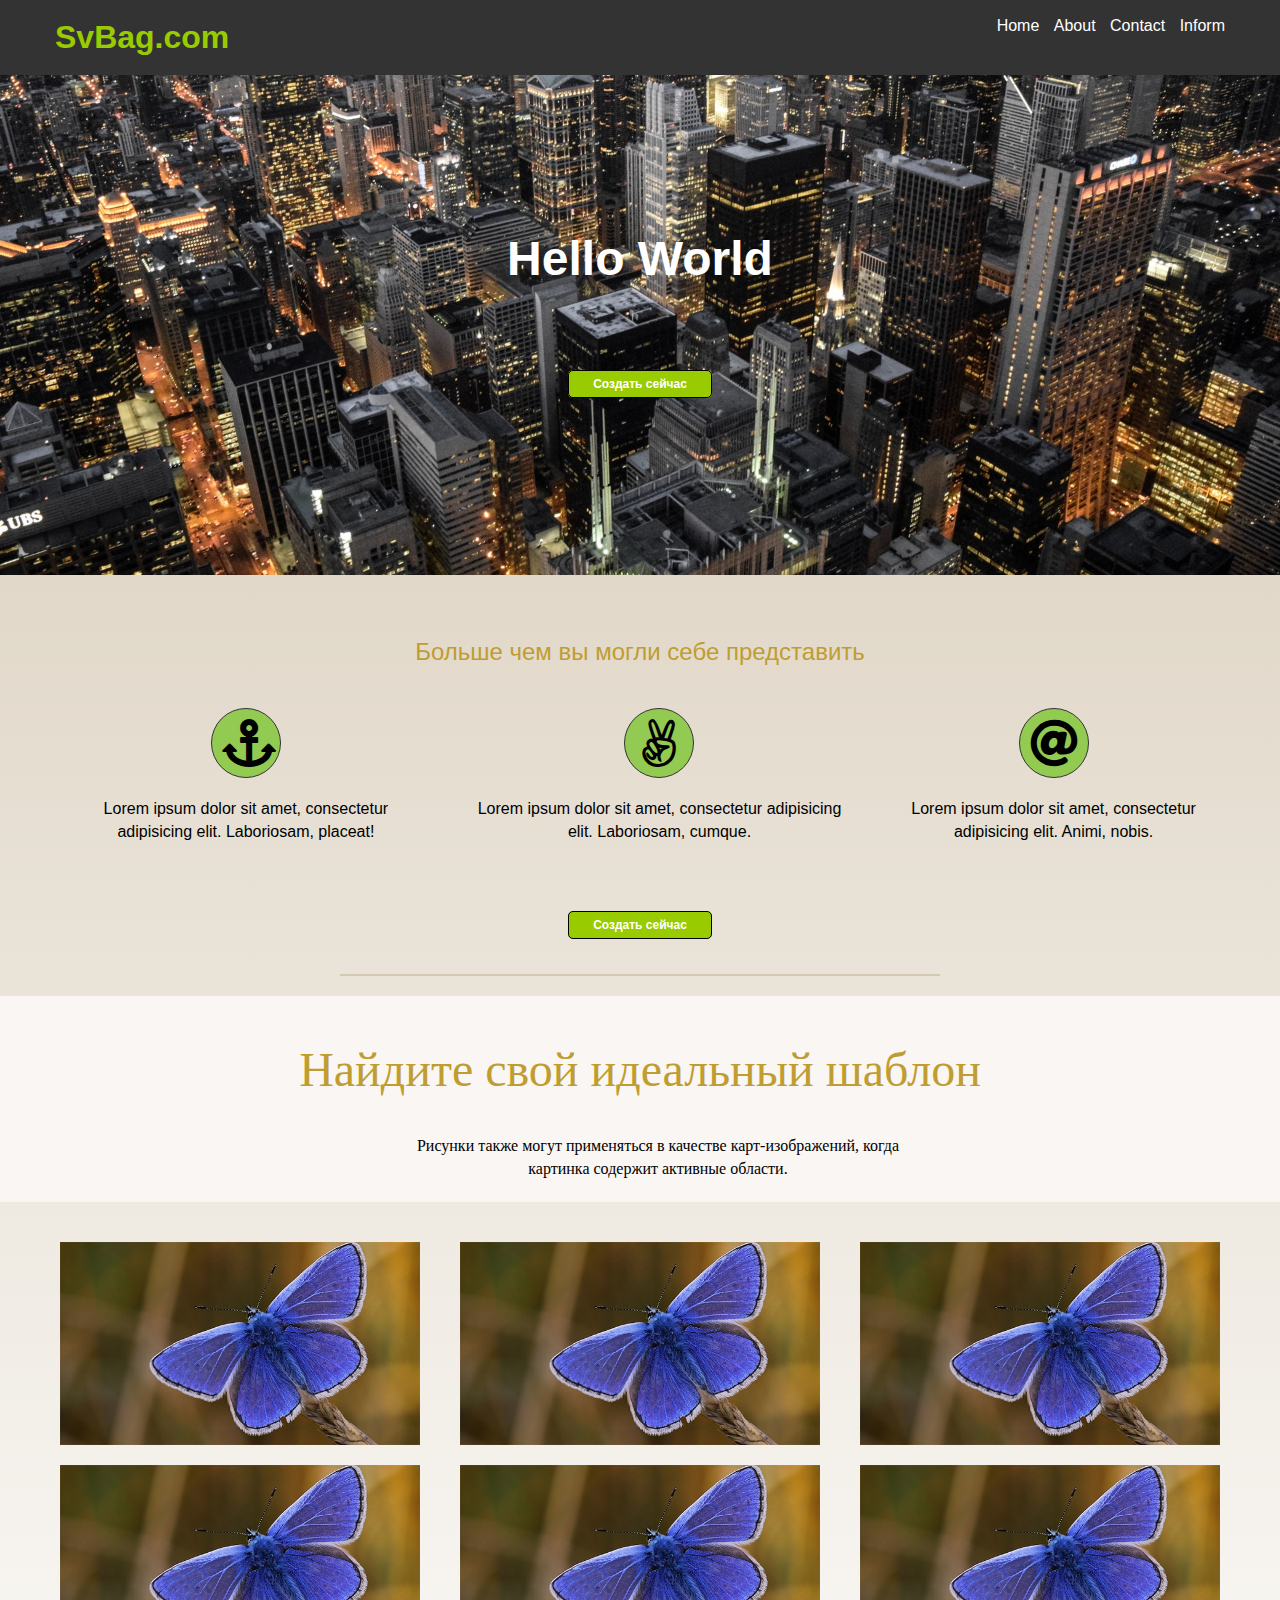
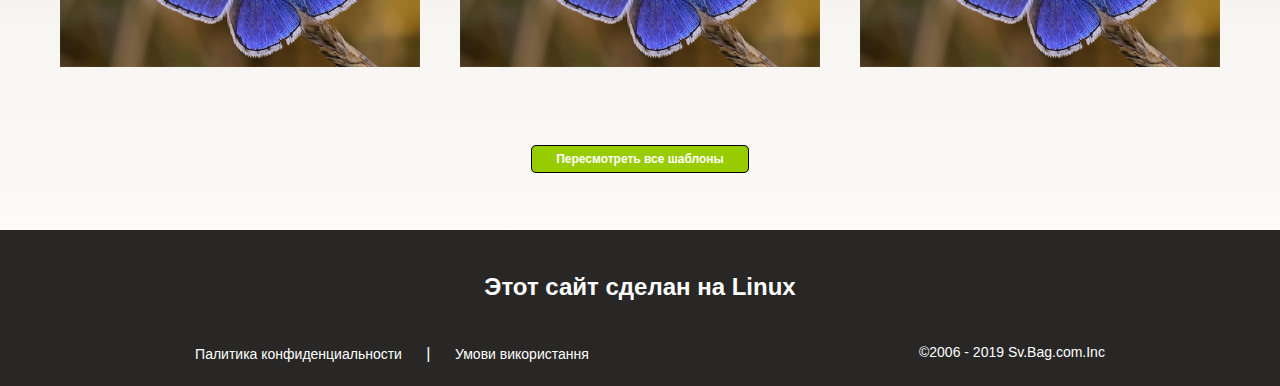
<file: index.html>
<!DOCTYPE html>
<html lang="en">
<head>
  <meta charset="UTF-8">
  <meta name="viewport" content="width=device-width, initial-scale=1.0">
  <meta http-equiv="X-UA-Compatible" content="ie=edge">
  <link href="https://fonts.googleapis.com/css?family=Roboto+Mono&display=swap&subset=cyrillic" rel="stylesheet">
  <link rel="stylesheet" href="css/style_link-name.css">
  <link rel="stylesheet" href="css/fontawesome-free-5.11.2-web/css/all.css">
  <title>Wix</title>
</head>
<body>
  <header>
    <div class="header">
      <h1 class="header__logo">SvBag.com</h1>
      <div class="header__link">
        <a href="#">Home</a>
        <a href="about_link.html">About</a>
        <a href="contact_link.html">Contact</a>
        <a href="inform_link.html">Inform</a>
      </div>
    </div>
    <div class="header__img">
      <div class="header__img-list">
        <h1>Hello World</h1>
        <a href="#" class="btn" target="_blank">Создать сейчас</a>
      </div>
    </div>
  </header>
  <div class="content">
    <div class="content__about">
      <h2 class="content__about-heading">Больше чем вы могли себе представить</h2>
      <div class="content__about-block">
        <div class="content__text">
          <i class="fas fa-anchor fa-3x"></i>
          <p>Lorem ipsum dolor sit amet, consectetur adipisicing elit.
             Laboriosam, placeat!
          </p>
        </div>
        <div class="content__text">
          <i class="fab fa-angellist fa-3x"></i>
          <p>Lorem ipsum dolor sit amet, consectetur adipisicing elit.
             Laboriosam, cumque.
          </p>
        </div>
        <div class="content__text">
          <i class="fas fa-at fa-3x"></i>
          <p>Lorem ipsum dolor sit amet, consectetur adipisicing elit.
             Animi, nobis.
          </p>
        </div>
      </div>
    </div>
    <a href="#" class="btn">Создать сейчас</a>
  </div>
  <div class="blank"></div>
  <div class="section">
    <div class="section__contact">
      <h2 class="section__contact-heading">Найдите свой идеальный шаблон</h2>
      <p>
         Рисунки также могут применяться в качестве карт-изображений, когда
         картинка содержит активные области.
      </p>
    </div>
  </div>
  <div class="picture">
    <div class="picture__inform">
      <div class="picture__img">
        <img src="img/Butterfly.jpg" alt="">
        <img src="img/Butterfly.jpg" alt="">
        <img src="img/Butterfly.jpg" alt="">
        <img src="img/Butterfly.jpg" alt="">
        <img src="img/Butterfly.jpg" alt="">
        <img src="img/Butterfly.jpg" alt="">
      </div>
    </div>
    <a href="#" class="btn">Пересмотреть все шаблоны</a>
  </div>
  <footer class="footer">
    <h2 class="footer__text">Этот сайт сделан на Linux</h2>
    <div class="footer__inform">
      <div class="footer__inform-confidential">
        <a href="#">Палитика конфиденциальности</a> |
        <a href="#">Умови використання</a>
      </div>
      <div class="footer__inform-contact">
        <p>©2006 - 2019 Sv.Bag.com.Inc</p>
      </div>
    </div>
  </footer>
</body>
</html>
</file>
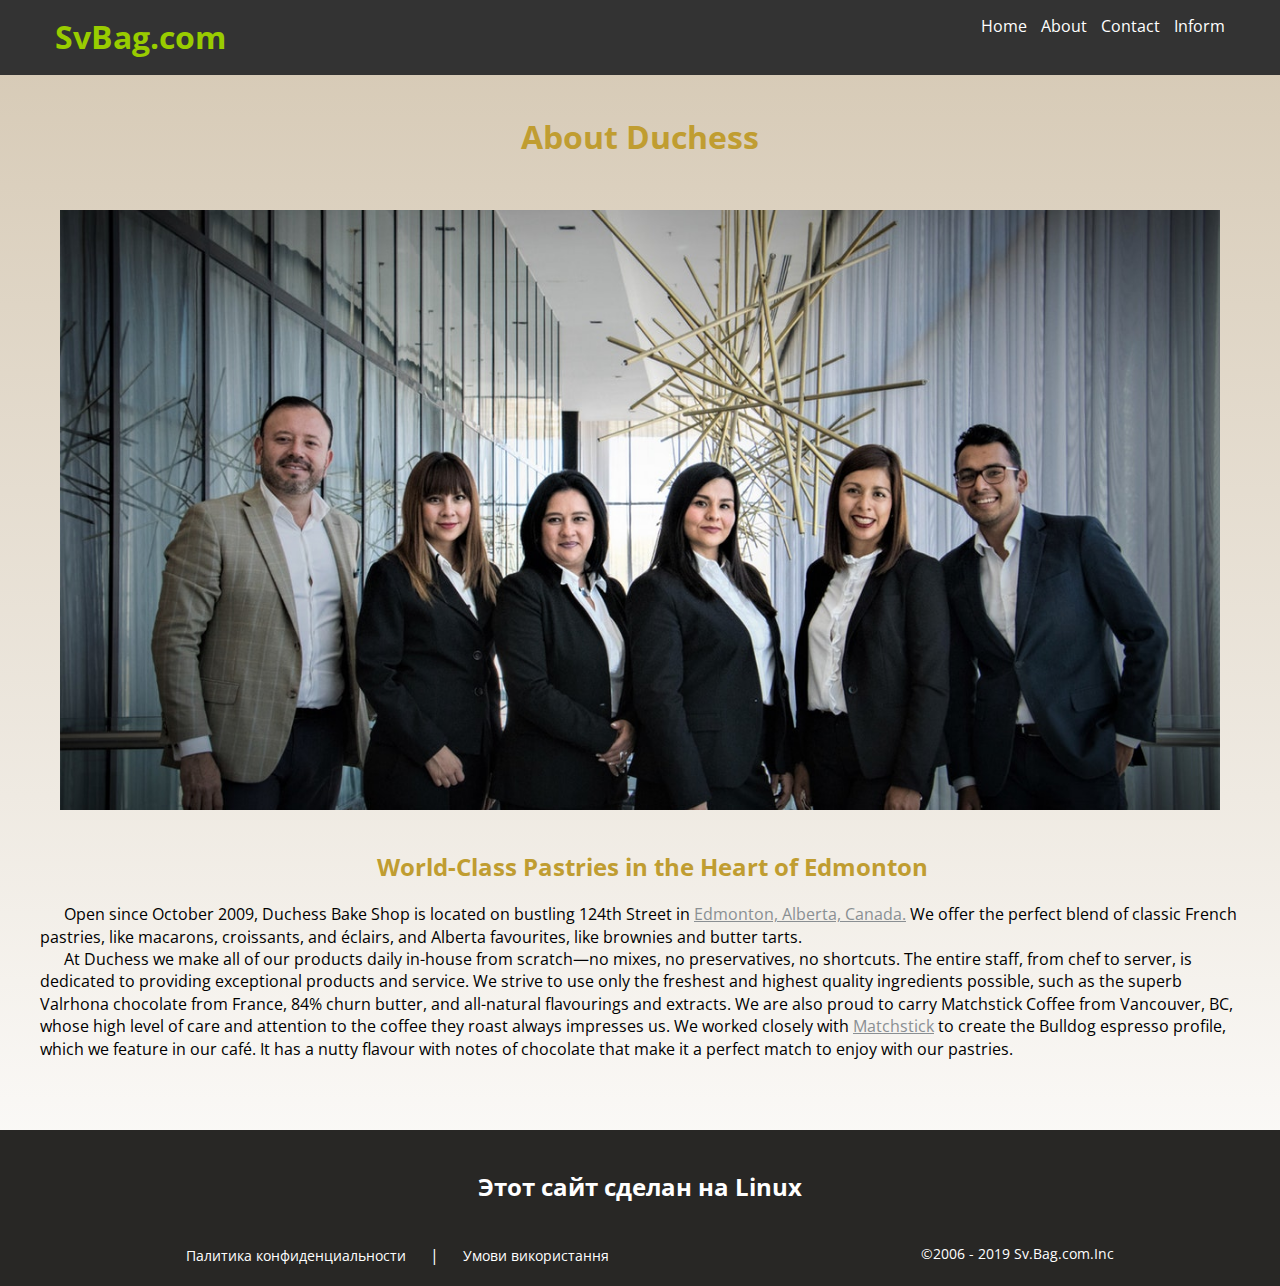
<file: about_link.html>
<!DOCTYPE html>
<html lang="en">
<head>
  <meta charset="UTF-8">
  <meta name="viewport" content="width=device-width, initial-scale=1.0">
  <meta http-equiv="X-UA-Compatible" content="ie=edge">
  <link href="https://fonts.googleapis.com/css?family=Roboto+Mono&display=swap&subset=cyrillic" rel="stylesheet">
  <link rel="stylesheet" href="css/style_link-name.css">
  <link href="https://fonts.googleapis.com/css?family=Open+Sans|Poppins&display=swap&subset=cyrillic" rel="stylesheet">
  <link rel="stylesheet" href="css/fontawesome-free-5.11.2-web/css/all.css">
  <title>About</title>
</head>
<body>
  <header>
    <div class="header">
      <h1 class="header__logo">SvBag.com</h1>
      <div class="header__link">
        <a href="index.html">Home</a>
        <a href="about_link.html">About</a>
        <a href="contact_link.html">Contact</a>
        <a href="inform_link.html">Inform</a>
      </div>
    </div>
  </header>
  <div class="about">
    <div class="about__us">
      <h1>About Duchess</h1>
      <div class="about__img"></div>
    </div>
      <div class="about__inform">
        <h2>World-Class Pastries in the Heart of Edmonton
        </h2>
        <p>Open since October 2009, Duchess Bake Shop is located on bustling
           124th Street in <a href="#" target="_blank">Edmonton, Alberta, Canada.</a> We offer the perfect
           blend of classic French pastries, like macarons, croissants,
           and éclairs, and Alberta favourites, like brownies and butter tarts.
        </p>
        <p>At Duchess we make all of our products daily in-house from scratch—no
           mixes, no preservatives, no shortcuts. The entire staff, from chef to server, is dedicated to providing exceptional products and service. We strive to use only the freshest and highest quality ingredients possible, such as the superb Valrhona chocolate from France, 84% churn butter, and all-natural flavourings and extracts. We are also proud to carry Matchstick Coffee from Vancouver, BC, whose high level of care and attention to the coffee they roast always impresses us. We worked closely with <a href="#" target="_blank">Matchstick</a> to create the Bulldog espresso profile,
           which we feature in our café. It has a nutty flavour with notes of
           chocolate that make it a perfect match to enjoy with our pastries.
        </p>
      </div>
  </div>
  <footer class="footer">
    <h2 class="footer__text">Этот сайт сделан на Linux</h2>
    <div class="footer__inform">
      <div class="footer__inform-confidential">
        <a href="#">Палитика конфиденциальности</a> |
        <a href="#">Умови використання</a>
      </div>
      <div class="footer__inform-contact">
        <p>©2006 - 2019 Sv.Bag.com.Inc</p>
      </div>
    </div>
  </footer>
</body>
</html>
</file>
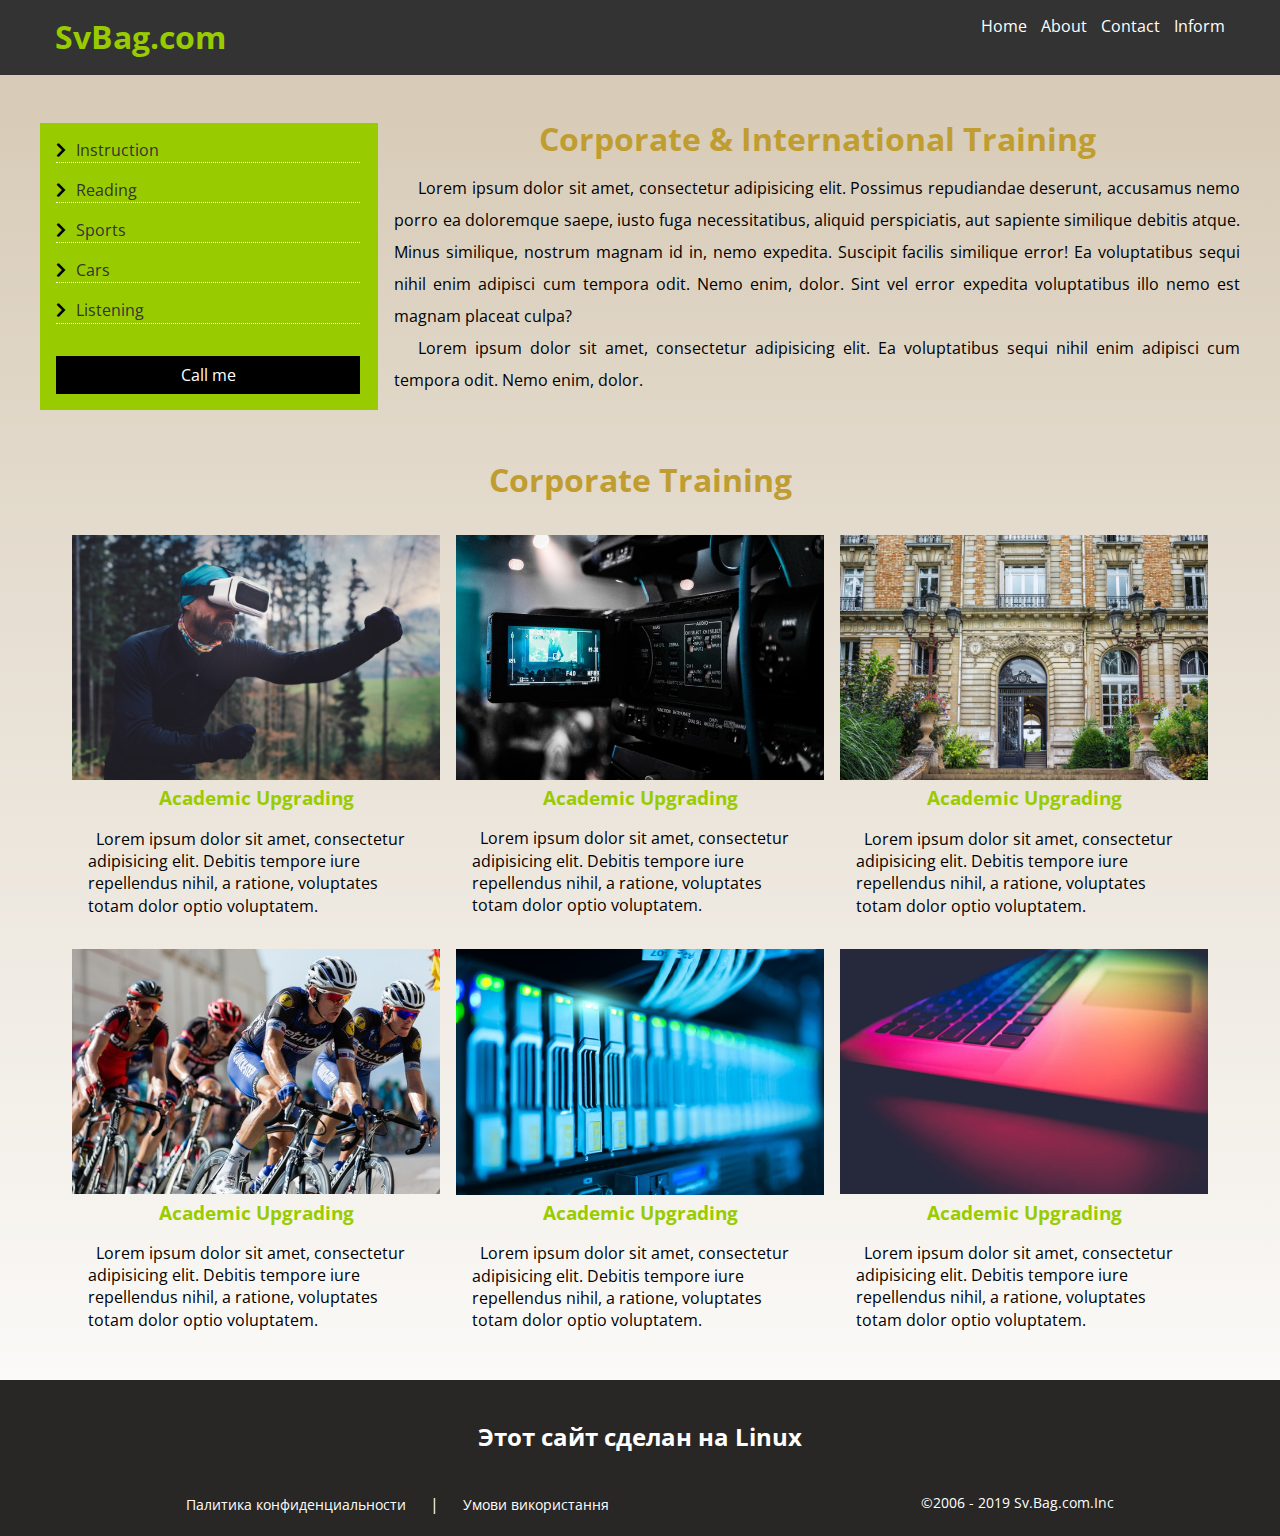
<file: contact_link.html>
<!DOCTYPE html>
<html lang="en">
<head>
  <meta charset="UTF-8">
  <meta name="viewport" content="width=device-width, initial-scale=1.0">
  <meta http-equiv="X-UA-Compatible" content="ie=edge">
  <link href="https://fonts.googleapis.com/css?family=Roboto+Mono&display=swap&subset=cyrillic" rel="stylesheet">
  <link rel="stylesheet" href="css/style_link-name.css">
  <link href="https://fonts.googleapis.com/css?family=Open+Sans|Poppins&display=swap&subset=cyrillic" rel="stylesheet">
  <link rel="stylesheet" href="css/fontawesome-free-5.11.2-web/css/all.css">
  <title>Contact</title>
</head>
<body>
  <header>
    <div class="header">
      <h1 class="header__logo">SvBag.com</h1>
      <div class="header__link">
        <a href="index.html">Home</a>
        <a href="about_link.html">About</a>
        <a href="contact_link.html">Contact</a>
        <a href="inform_link.html">Inform</a>
      </div>
    </div>
  </header>

  <div class="container">
    <div class="container__grid">
      <article class="saidbar">
        <ul>
          <li><i class="fas fa-chevron-right"></i><a href="#">Instruction</a></li>
          <li><i class="fas fa-chevron-right"></i><a href="#">Reading</a></li>
          <li><i class="fas fa-chevron-right"></i><a href="#">Sports</a></li>
          <li><i class="fas fa-chevron-right"></i><a href="#">Cars</a></li>
          <li><i class="fas fa-chevron-right"></i><a href="#">Listening</a></li>
        </ul>
        <a class="saidbar__phone" href="#">Call me</a>
      </article>
      <div class="container__info">
        <h1>Corporate & International Training</h1>
        <p>Lorem ipsum dolor sit amet, consectetur adipisicing elit.
           Possimus repudiandae deserunt, accusamus nemo porro ea
           doloremque saepe, iusto fuga necessitatibus, aliquid perspiciatis,
           aut sapiente similique debitis atque. Minus similique, nostrum
           magnam id in, nemo expedita. Suscipit facilis similique error!
           Ea voluptatibus sequi nihil enim adipisci cum tempora odit.
           Nemo enim, dolor.
           Sint vel error expedita voluptatibus illo nemo est magnam placeat
           culpa?
        </p>
        <p>Lorem ipsum dolor sit amet, consectetur adipisicing elit.
           Ea voluptatibus sequi nihil enim adipisci cum tempora odit.
           Nemo enim, dolor.
        </p>
      </div>
    </div>
  </div>

  <div class="contact">
    <div class="contact__grid">
      <h1>Corporate Training</h1>
      <div class="article">
        <article class="article__item">
          <img src="img/ent1.jpg" alt="">
          <div>
            <div class="article__heading">
              <h3><a href="#">Academic Upgrading</a></h3>
              <p>Lorem ipsum dolor sit amet, consectetur adipisicing elit.
                Debitis tempore iure repellendus nihil, a ratione, voluptates
                 totam dolor optio voluptatem.</p>
            </div>
          </div>
        </article>
        <article class="article__item">
          <img src="img/ent2.jpg" alt="">
          <div>
            <div class="article__heading">
              <h3><a href="#">Academic Upgrading</a></h3>
              <p>Lorem ipsum dolor sit amet, consectetur adipisicing elit.
                Debitis tempore iure repellendus nihil, a ratione, voluptates
                 totam dolor optio voluptatem.</p>
            </div>
          </div>
        </article>
        <article class="article__item">
          <img src="img/photo-1.jpg" alt="">
          <div>
            <div class="article__heading">
              <h3><a href="#">Academic Upgrading</a></h3>
              <p>Lorem ipsum dolor sit amet, consectetur adipisicing elit.
                Debitis tempore iure repellendus nihil, a ratione, voluptates
                 totam dolor optio voluptatem.</p>
            </div>
          </div>
        </article>
        <article class="article__item">
          <img src="img/sports1.jpg" alt="">
          <div>
            <div class="article__heading">
              <h3><a href="#">Academic Upgrading</a></h3>
              <p>Lorem ipsum dolor sit amet, consectetur adipisicing elit.
                 Debitis tempore iure repellendus nihil, a ratione, voluptates
                 totam dolor optio voluptatem.</p>
            </div>
          </div>
        </article>
        <article class="article__item">
          <img src="img/tech1.jpg" alt="">
          <div>
            <div class="article__heading">
              <h3><a href="#">Academic Upgrading</a></h3>
              <p>Lorem ipsum dolor sit amet, consectetur adipisicing elit.
                 Debitis tempore iure repellendus nihil, a ratione, voluptates
                 totam dolor optio voluptatem.</p>
            </div>
          </div>
        </article>
        <article class="article__item">
          <img src="img/tech2.jpg" alt="">
          <div>
            <div class="article__heading">
              <h3><a href="#">Academic Upgrading</a></h3>
              <p>Lorem ipsum dolor sit amet, consectetur adipisicing elit.
                 Debitis tempore iure repellendus nihil, a ratione, voluptates
                 totam dolor optio voluptatem.</p>
            </div>
          </div>
        </article>
      </div>
    </div>
  </div>


  <footer class="footer">
    <h2 class="footer__text">Этот сайт сделан на Linux</h2>
    <div class="footer__inform">
      <div class="footer__inform-confidential">
        <a href="#">Палитика конфиденциальности</a> |
        <a href="#">Умови використання</a>
      </div>
      <div class="footer__inform-contact">
        <p>©2006 - 2019 Sv.Bag.com.Inc</p>
      </div>
    </div>
  </footer>

</body>
</html>
</file>
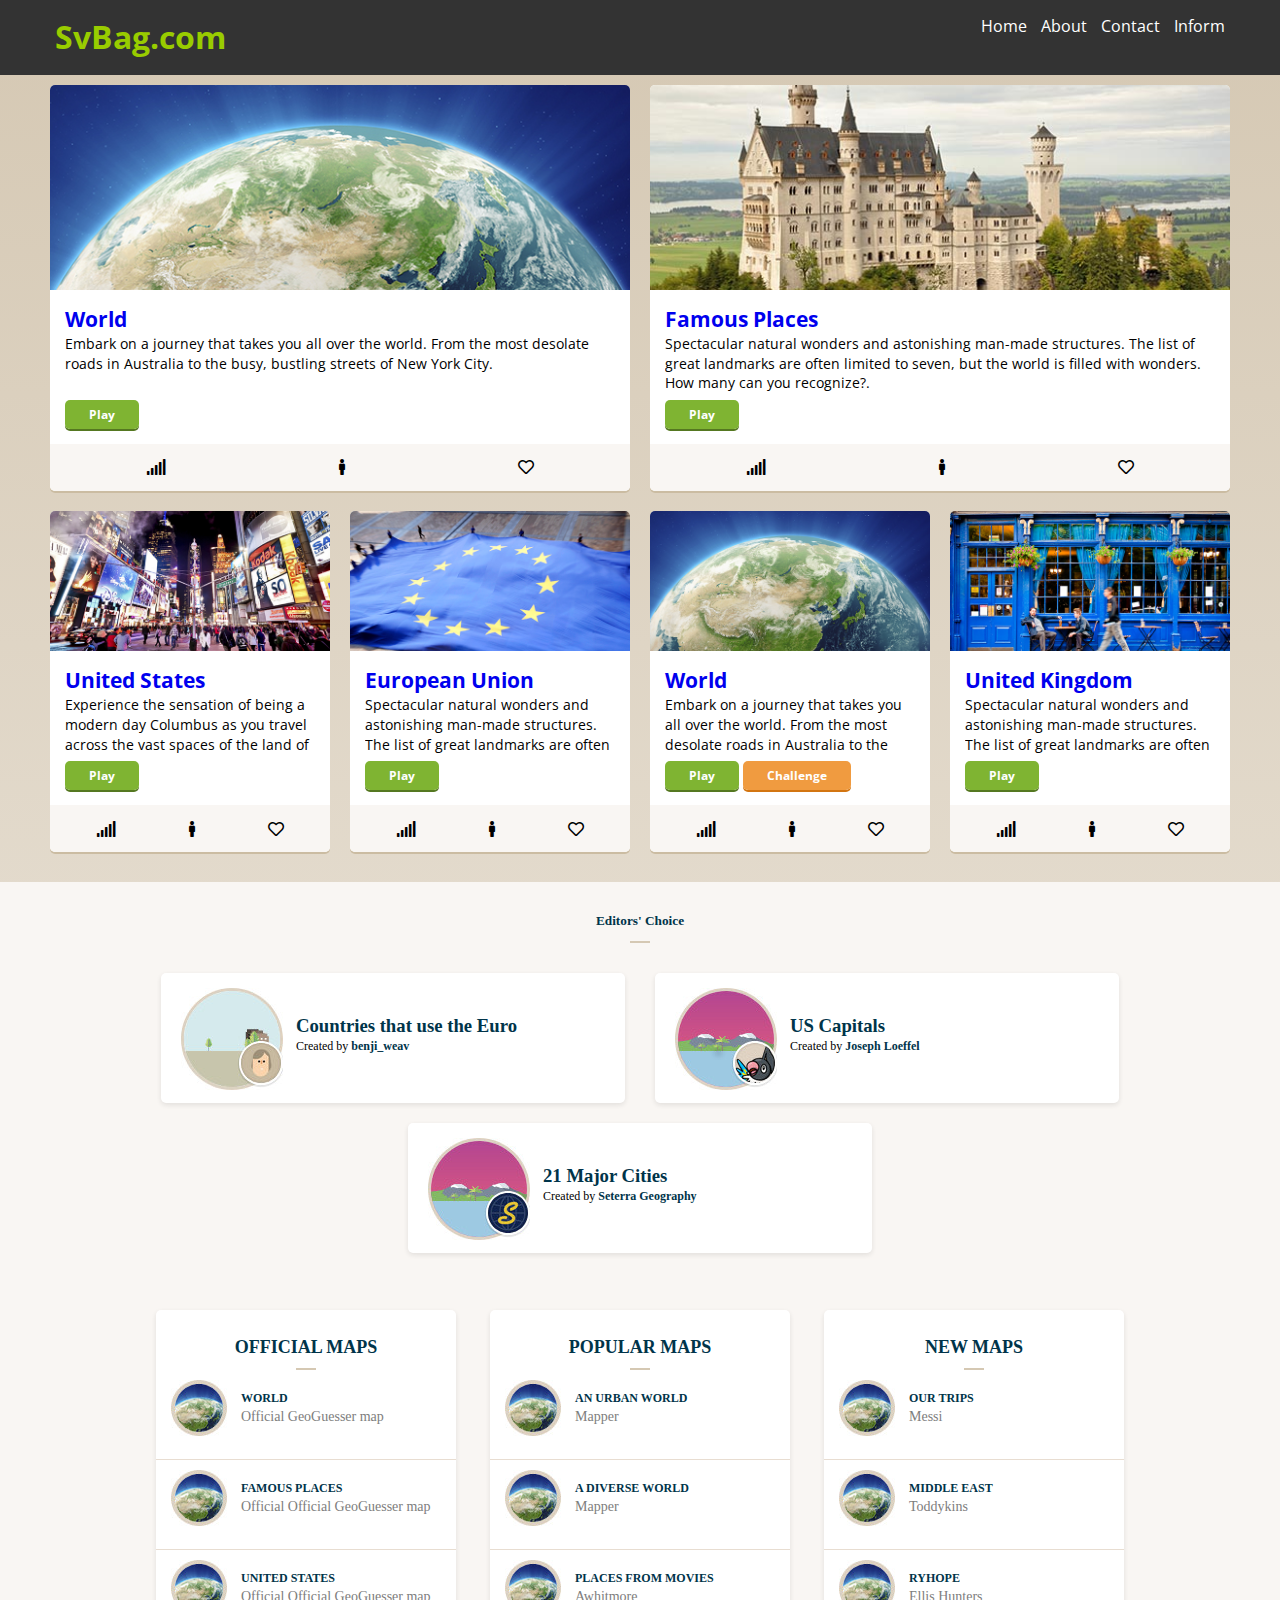
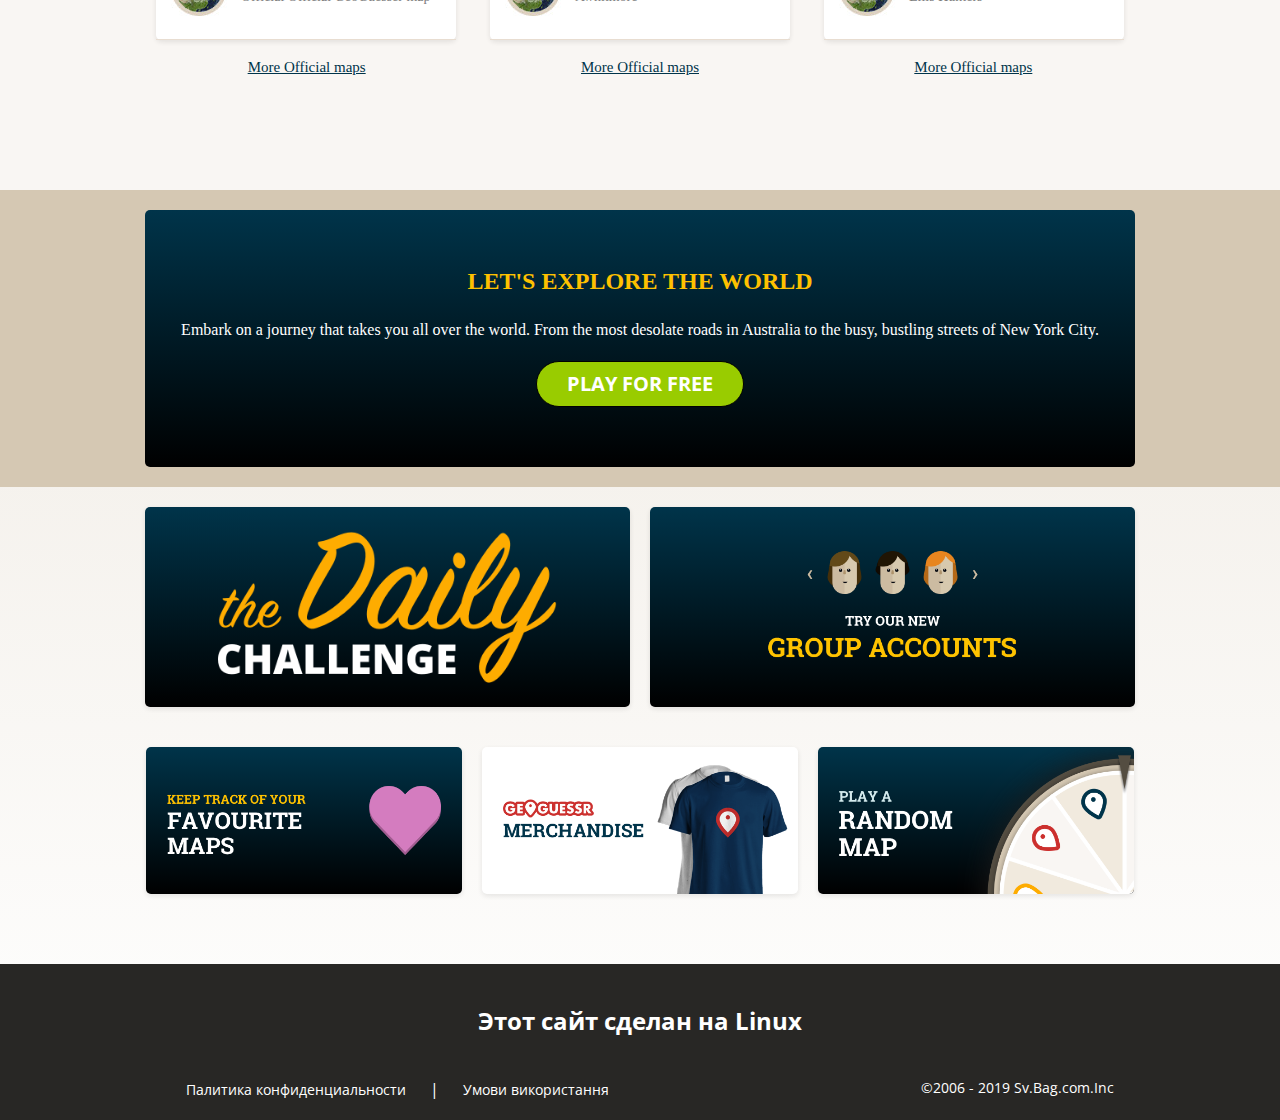
<file: inform_link.html>
<!DOCTYPE html>
<html lang="en">
<head>
  <meta charset="UTF-8">
  <meta name="viewport" content="width=device-width, initial-scale=1.0">
  <meta http-equiv="X-UA-Compatible" content="ie=edge">
  <link href="https://fonts.googleapis.com/css?family=Roboto+Mono&display=swap&subset=cyrillic" rel="stylesheet">
  <link rel="stylesheet" href="css/style_link-name.css">
  <link href="https://fonts.googleapis.com/css?family=Open+Sans|Poppins&display=swap&subset=cyrillic" rel="stylesheet">
  <link rel="stylesheet" href="css/fontawesome-free-5.11.2-web/css/all.css">
  <title>Inform</title>
</head>
<body>
  <header>
    <div class="header">
      <h1 class="header__logo">SvBag.com</h1>
      <div class="header__link">
        <a href="index.html">Home</a>
        <a href="about_link.html">About</a>
        <a href="contact_link.html">Contact</a>
        <a href="inform_link.html">Inform</a>
      </div>
    </div>
  </header>

  <div class="block block--flex">
    <div class="item item--large">
      <div class="item__image">
        <img src="img/earth.jpg" alt="Earth">
      </div>
      <div class="item__text">
        <h2><a href="#">World</a></h2>
        <p>
          Embark on a journey that takes you all over the world. From the most
          desolate roads in Australia to the busy, bustling streets of New York
          City.
        </p>
        <a href="#" class="btn btn--item">Play</a>
      </div>
      <div class="item__icons">
        <i class="fas fa-signal"></i>
        <i class="fas fa-male"></i>
        <i class="far fa-heart"></i>
      </div>
    </div>

    <div class="item item--large">
      <div class="item__image">
        <img src="img/castle.jpg" alt="Castle">
      </div>
      <div class="item__text">
        <h2><a href="#">Famous Places</a></h2>
        <p>
          Spectacular natural wonders and astonishing man-made structures.
          The list of great landmarks are often limited to seven, but the world
          is filled with wonders. How many can you recognize?.
        </p>
        <a href="#" class="btn btn--item">Play</a>
      </div>
      <div class="item__icons">
        <i class="fas fa-signal"></i>
        <i class="fas fa-male"></i>
        <i class="far fa-heart"></i>
      </div>
    </div>

    <div class="item">
      <div class="item__image">
        <img src="img/street.jpg" alt="Street">
      </div>
      <div class="item__text">
        <h2><a href="#">United States</a></h2>
        <p>Experience the sensation of being a modern day Columbus as you
           travel across the vast spaces of the land of the free and home of
           the brave. From the hot deserts of the south to the great forests of
           the north, from the Atlantic to the Pacific. 50 states of
           challenging locations awaits you!
        </p>
        <a href="#" class="btn btn--item">Play</a>
      </div>
      <div class="item__icons">
        <i class="fas fa-signal"></i>
        <i class="fas fa-male"></i>
        <i class="far fa-heart"></i>
      </div>
    </div>

    <div class="item">
      <div class="item__image">
        <img src="img/flag.jpg" alt="Flag">
      </div>
      <div class="item__text">
        <h2><a href="#">European Union</a></h2>
        <p>Spectacular natural wonders and astonishing man-made structures.
           The list of great landmarks are often limited to seven, but the world
           is filled with wonders. How many can you recognize?.
        </p>
        <a href="#" class="btn btn--item">Play</a>
      </div>
      <div class="item__icons">
        <i class="fas fa-signal"></i>
        <i class="fas fa-male"></i>
        <i class="far fa-heart"></i>
      </div>
    </div>

    <div class="item">
      <div class="item__image">
        <img src="img/earth.jpg" alt="Earth">
      </div>
      <div class="item__text">
        <h2><a href="#">World</a></h2>
        <p>
          Embark on a journey that takes you all over the world. From the most
          desolate roads in Australia to the busy, bustling streets of New York
          City.
        </p>
        <a href="#" class="btn btn--item">Play</a>
        <a href="#" class="btn btn--challenge ">Challenge</a>
      </div>
      <div class="item__icons">
        <i class="fas fa-signal"></i>
        <i class="fas fa-male"></i>
        <i class="far fa-heart"></i>
      </div>
    </div>

    <div class="item">
      <div class="item__image">
        <img src="img/cafe.jpg" alt="Cafe">
      </div>
      <div class="item__text">
        <h2><a href="#">United Kingdom</a></h2>
        <p>Spectacular natural wonders and astonishing man-made structures.
           The list of great landmarks are often limited to seven, but the world
           is filled with wonders. How many can you recognize?.
        </p>
        <a href="#" class="btn btn--item">Play</a>
      </div>
      <div class="item__icons">
        <i class="fas fa-signal"></i>
        <i class="fas fa-male"></i>
        <i class="far fa-heart"></i>
      </div>
    </div>
  </div>

  <section class="section">
    <h5>Editors' Choice</h5>
    <div class="blank blank--inform"></div>
    <div class="editors">
      <div class="editors__inform">
        <div class="editors__img">
          <img src="img/forest.jpg" alt="forest">
        </div>
        <h3><a href="Replayable">Countries that use the Euro</a></h3>
        <p>Created by<a href="Gnusieshaboozie"> benji_weav</a></p>
      </div>
      <div class="editors__inform">
        <div class="editors__img">
          <img src="img/grass.jpg" alt="grass">
        </div>
        <h3><a href="Replayable">US Capitals</a></h3>
        <p>Created by<a href="Mapper"> Joseph Loeffel</p></a>
      </div>
      <div class="editors__inform">
        <div class="editors__img">
          <img src="img/houses.jpg" alt="houses">
        </div>
        <h3><a href="Replayable">21 Major Cities</a></h3>
        <p>Created by<a href="Geography"> Seterra Geography</p></a>
      </div>
    </div>
  </section>
  <section class="section">
    <div class="flex">
      <div class="flex__fluid">
        <h2><a href="Official">Official maps</a></h2>
        <div class="blank blank--flex"></div>
        <ul class="flex__list">
          <li>
            <img src="img/small.jpg" alt="picture">
            <h3>
              <a href="World">World
            </h3>
            <p>Official GeoGuesser map
            </p>
              </a>
          </li>
          <li>
            <img src="img/small.jpg" alt="picture">
            <h3>
              <a href="Famous">Famous Places
            </h3>
            <p>Official Official GeoGuesser map
            </p>
              </a>
          </li>
          <li>
            <img src="img/small.jpg" alt="picture">
            <h3>
              <a href="US">United States
            </h3>
            <p>Official Official GeoGuesser map
            </p>
              </a>
          </li>
        </ul>
      </div>
      <div class="flex__fluid">
        <h2><a href="Official">Popular Maps</a></h2>
        <div class="blank blank--flex"></div>
        <ul class="flex__list">
          <li>
            <img src="img/small.jpg" alt="picture">
            <h3>
              <a href="Urban">An Urban World
            </h3>
            <p>Mapper
            </p>
              </a>
          </li>
          <li>
            <img src="img/small.jpg" alt="picture">
            <h3>
              <a href="Diverse">A Diverse World
            </h3>
            <p>Mapper
            </p>
              </a>
          </li>
          <li>
            <img src="img/small.jpg" alt="picture">
            <h3>
              <a href="Places">Places From Movies
            </h3>
            <p>Awhitmore
            </p>
              </a>
          </li>
        </ul>
      </div>
      <div class="flex__fluid">
        <h2><a href="Official">New Maps</a></h2>
        <div class="blank blank--flex"></div>
        <ul class="flex__list">
          <li>
            <img src="img/small.jpg" alt="picture">
            <h3>
              <a href="Trips">Our Trips
            </h3>
            <p>Messi
            </p>
              </a>
          </li>
          <li>
            <img src="img/small.jpg" alt="picture">
            <h3>
              <a href="East">Middle East
            </h3>
            <p>Toddykins
            </p>
              </a>
          </li>
          <li>
            <img src="img/small.jpg" alt="picture">
            <h3>
              <a href="Ryhope">Ryhope
            </h3>
            <p>Ellis Hunters
            </p>
              </a>
          </li>
        </ul>
      </div>
    </div>
    <div class="flex flex--link">
      <a href="More">More Official maps</a>
      <a href="More">More Official maps</a>
      <a href="More">More Official maps</a>
    </div>
  </section>

  <section class="section section--dark">
    <div class="travel">
      <div class="travel__inform">
        <h2>Let's explore the world</h2>
        <p>Embark on a journey that takes you all over the world.
           From the most desolate roads in Australia to the busy, bustling
           streets of New York City.
        </p>
      </div>
        <a class="btn btn--travel" href="">Play for free</a>
    </div>
  </section>

  <div class="company company--flex">

    <a href="#" class="banner banner--large banner--dark">
      <img src="img/challenge.png" alt="Challenge">
    </a>

    <a href="#" class="banner banner--large banner--dark">
      <img src="img/group.png" alt="Group">
    </a>

    <a href="Favourite" class="banner banner--dark">
      <img src="img/favourite.png" alt="Favourite">
    </a>

    <a href="#" class="banner">
      <img src="img/merchandise.png" alt="Merchandise">
    </a>

    <a href="Random" class="banner banner--dark">
      <img src="img/random.png" alt="Random">
    </a>

  </div>

  <footer class="footer">
    <h2 class="footer__text">Этот сайт сделан на Linux</h2>
    <div class="footer__inform">
      <div class="footer__inform-confidential">
        <a href="#">Палитика конфиденциальности</a> |
        <a href="#">Умови використання</a>
      </div>
      <div class="footer__inform-contact">
        <p>©2006 - 2019 Sv.Bag.com.Inc</p>
      </div>
    </div>
  </footer>

</body>
</html>
</file>
<file: css/style_link-name.css>
* {
  margin: 0;
  padding: 0;
  box-sizing: border-box;
}

body {
  font-family: 'Open Sans',sans-serif;
  line-height: 1.4;
  background-image: linear-gradient(to bottom,#d5c8b3,#fff);
  font-size: 16px;
}

header {
  background-color: #333;

}

.header {
  display: flex;
  max-width: 1200px;
  justify-content:space-between;
  margin: auto;
  padding: 15px;
}

.header__logo {
  color: #99cc00;
}

.header a {
  color: #fff;
  text-decoration: none;
  padding-left: 10px;
}

.header__img {
  background: url("../img/showcase.jpg") no-repeat center center/cover;;
  height: 500px;;
}
.header__img-list {
  max-width: 1200px;
  text-align: center;
  margin: auto;
  padding-top: 150px;
}

.header__img h1 {
  color: #fff;
  margin-bottom: 80px;
  font-size: 3rem;
}

.btn {
  font-size: 12px;
  border: 1px solid #000;
  background-color: #99cc00;
  border-radius: 5px;
  color: #fff;
  padding: 6px 24px;
  text-decoration: none;
  text-align: center;
  font-weight: bold;
}

.content {
  text-align: center;
  margin: 30px;
}

.content__about {
  max-width: 1200px;
  margin: auto;
  text-align: center;
  padding-top: 10px;
  padding-bottom: 50px;
}

.content__about-heading {
  margin: 20px;
  font-weight: normal;
  color: #c09d31;
}

.content__about-block {
  display: flex;
  justify-content: space-around;
}

.content__text {
  padding: 10px 15px;
}

.content__text i {
  border: 1px solid #333;
  border-radius: 50%;
  padding: 10px;
  margin: 10px;
  background-color: #93cb52;
  height: 70px;
  width: 70px;
}

.content__text p {
  margin: 10px;
}

.blank {
  max-width: 600px;
  border-bottom: 2px solid #d5c8b3;
  margin: auto;
  height: 10px;
  margin-bottom: 20px;
}
.section {
  padding-top: 30px;
}

.section__contact {
  max-width: 1200px;
  margin: auto;
  text-align: center;
}

.section__contact-heading {
  margin: 10px;
  font-size: 3rem;
  font-weight: 500;
  color: #c09d31;
}

.section__contact p {
  font-size: 1rem;
  white-space: pre-wrap;
}

.picture {
  text-align: center;
  margin-top: 30px;
  margin-bottom: 60px;
}

.picture__inform {
  margin-bottom: 40px;
  padding-bottom: 30px;
}

.picture__img {
  display: flex;
  max-width: 1200px;
  margin: auto;
  flex-wrap: wrap;
  justify-content: space-around;
}

.picture__img img{
  width:30%;
  margin: 10px;
  display: block;
}

.picture__btn {
  padding: 40px 0 50px 0;
}

/* About */

.about__us {
  max-width: 1200px;
  margin: auto;
  text-align: center;
  padding: 20px;
  margin-bottom: 10px;
}

.about__us h1 {
  padding: 20px;
  color: #c09d31;
}

.about__img {
  background: url("../img/people.jpg") no-repeat center center/cover;
  height: 600px;
  margin-top: 30px;
}

.about__inform {
  text-align: left;
  max-width: 1200px;
  margin: auto;
  padding-top: 10px;
  padding-bottom: 50px;
  margin-bottom: 20px;
  text-indent: 1.5rem;
}

.about__inform h2 {
  color: #c09d31;
  padding-bottom: 20px;
  text-align: center;
}


.about__inform a {
  color: #8a8f93;
}


/* Contact */

.container,
.contact {
  max-width: 1200px;
  margin: auto;
}

.container__grid {
  display: grid;
  grid-template-columns: 2fr 5fr;
  padding-top: 2rem;
  grid-gap: 1rem;
}

.saidbar {
  background: #99cc00;
  grid-row: 1 / span 1;
  margin-top: 1rem;
}

.saidbar ul li {
  list-style-type: none;
  margin: 1rem;
}

.saidbar li {
  border-bottom: dotted 1px #fff;
  padding-bottom: 0.75px;
  width: 90%;
}

.saidbar ul li a {
  text-decoration: none;
  color:#333;
}

.saidbar i {
  padding-right: 10px;
}

.saidbar__phone {
  margin: 1rem;
  padding: 0.5rem 1.5rem;
  display: inline-block;
  background: #000;
  width: 90%;
  text-align: center;
}

.saidbar a {
  color: #fff;
  text-decoration: none;
}

.container__info p {
  line-height: 2;
  text-indent: 1.5rem;
  text-align: justify;
}

.container__info {
  grid-row: 1 / span 2;
}

.container__info h1 {
  text-align: center;
  padding: 10px;
  color: #c09d31;
}

.contact {
  padding: 2rem;
}

.contact__grid h1 {
  text-align: center;
  margin-bottom: 2rem;
  color: #c09d31;
}

.article {
  display: grid;
  grid-template-columns: repeat(3, 1fr);
  grid-gap: 1rem;
}

.article__item img {
  width: 100%;
}

.article__item h3 {
  text-align: center;
}

.article__item p {
  margin: 1rem;
}

.article__heading a {
  text-decoration: none;
  color: #99cc00;
}

.article__heading p {
  text-indent: 0.5rem;
}

/* Inform */

.block {
  max-width: 1200px;
  margin: auto;
  justify-content: center;
}


.block--flex {
  display: flex;
  flex-wrap: wrap;
  margin-bottom: 20px;
}

.item {
  width: 280px;
  margin: 10px;
  border-radius: 5px;
  background-color: #fff;
  overflow: hidden;
  box-shadow: 0px 2px #cbbca2;
}

.item--large {
  width: 580px;
}

.item--large .item__image {
  height: 205px;
}

.item--large .item__image img {
  margin-top: -175px;
}

.item__image {
  overflow: hidden;
  width: 100%;
  height: 140px;
  position: relative;
}

.item__image img {
  width: 100%;
  position: absolute;
  top: 50%;
  margin-top: -100px;
}

.item__text {
  font-size: 14px;
  max-height: 200px;
  padding: 15px;
}

.item__text p {
  height: 60px;
  width: 100%;
  overflow: hidden;
  margin-bottom: 10px;
}

.item__icons {
  background-color: #f9f6f3;
  height: 47px;
  display: flex;
  align-items: center;
  padding:0 10px;
  justify-content: space-around;
  margin-top: 5px;
}

.item__icons .fa,
.item__icons .fa {
  margin: 5px;
}

.btn.btn--item {
  border-radius: 5px;
  border: none;
  background: #7fb432;
  box-shadow: 0px 2px #557821;
}

.btn.btn--challenge {
  border: none;
  background: #f09b40;
  box-shadow: 0px 2px #d37511;
}

.btn.btn--item:hover {
  background-color: #94cb44;
}

.item__text a {
  text-decoration: none;
}


.section {
  background-color: #f9f6f3;
  font-family: 'Roboto Slab', serif;
}

.section h5 {
  color: #00344a;
  text-align: center;
}

.blank.blank--flex {
  width: 20px;
  padding: 0px;
  margin: 0 auto;
}

.editors__inform a {
  text-decoration: none;
  color: #00344a;
  font-weight: bold;
}

.editors {
  display: flex;
  justify-content: center;
  flex-wrap: wrap;
}

.editors__inform {
  height: 130px;
  padding: 20px;
  margin: 10px 15px;
  border-radius: 5px;
  box-shadow: 0 2px 5px 0 rgba(26,26,26,.1);
  background-color: #fff;
  position: relative;
  width: 29rem;
}

.editors__inform img {
  position: absolute;
  top: 0px;
  margin-top: 15px;
}

.editors__inform h3 {
  padding-top: 20px;
  padding-left: 115px;
  max-height: 2em;
}

.editors__inform p {
  font-size: 12px;
  margin-top: 8px;
  padding-left: 115px;
}

.flex {
  display: flex;
  justify-content: center;
}

.flex__fluid {
  background: #fff;
  margin: 17px;
  width: 300px;
  border-radius: 5px;
  box-shadow: 0 2px 5px 0 rgba(26,26,26,.1);
}
.flex__fluid h2 {
  text-align: center;
  font-size: 18px;
  text-transform: uppercase;
  padding-top: 25px;
  font-weight: 700;
}

.flex__fluid a {
  color: #00344a;
  text-decoration: none;
}

.blank.blank--inform {
  padding: 5px;
  width: 20px;
}

.flex__list {
  list-style-type: none;
}

.flex__list h3 {
  margin-left: 30px;
  padding-left: 40px;
  font-size: 12px;
  white-space: nowrap;
  font-weight: 700;
  text-overflow: ellipsis;
  padding-top: 20px;
  text-transform: uppercase;
}

.flex__list p {
  padding-left: 40px;
  margin-left: 30px;
  font-size: 14px;
  font-weight: 400;
  color: #7d7d7d;
}
.flex__list img {
  position: absolute;
  padding-top: 10px;
}

.flex__fluid ul li {
  height: 90px;
  padding-left: 15px;
  border-bottom: 1px solid #e8ddd1;
}

.flex--link {
  margin: 0 auto;
  justify-content: space-around;
  max-width: 1000px;
  padding-bottom: 7rem;;
}

.flex--link a {
  font-size: 15px;
  color: #00344a;

}

.section.section--dark {
  background-color: #d5c8b3;
  padding: 20px;
}

.travel {
  margin: 0 auto;
  background-image: linear-gradient(to top,#000,#00344a);
  color: #fff;
  max-width: 990px;
  border-radius: 5px;
  text-align: center;
  padding-top: 15px;
  padding-bottom: 35px;
}

.travel__inform h2 {
  color: #fec100;
  padding-top: 20px;
  padding-bottom: 10px;
  text-transform: uppercase;
}

.travel__inform p {
  padding: 10px;
  font-size: 16px;
}
.travel__inform {
  margin: 0 auto;
  padding: 20px 20px 10px 20px;
}

.btn.btn--travel {
  padding: 8px 30px;
  border-radius: 32px;
  margin-bottom: 25px;
  display: inline-block;
}

.btn.btn--travel:hover {
  cursor: pointer;
  background-color: #94cb44;
}

.travel a {
  font-size: 20px;
  text-transform: uppercase;
  font-family: 'Open Sans',sans-serif;
  font-weight: 700;
}

.company {
  max-width: 1200px;
  margin: auto;
  justify-content: center;
}

.company--flex {
  display: flex;
  flex-wrap: wrap;
}

.banner {
  margin: 20px 10px;
  border-radius: 5px;
  width: 316px;
  background: #fff;
  display: flex;
  align-items: center;
  justify-content: center;
  box-shadow: 0 2px 5px 0 rgba(26,26,26,.1);
}

.banner img {
  width: 100%;
  height: auto;
}

.banner--large {
  width: 485px;
  height: 200px;
}

.banner--large img {
  width: 70%;
}

.banner--dark {
  background-image: linear-gradient(to top,#000,#00344a);
}

.company {
  margin-bottom: 50px;
}


/* footer */

.footer {
  background-color: #282725;;
  text-align: center;
  color: #fff;
}

.footer__text {
  padding-top: 40px ;
  padding-bottom: 10px;
}

.footer__inform {
  display: flex;
  margin-top: 10px;
  padding: 20px;
  justify-content: space-around;
}

.footer__inform-confidential a {
  text-decoration: none;
  padding: 20px;
  font-size: 14px;
  color: #fff;
}

.footer__inform-contact {
  font-size: 14px;
}
</file>
